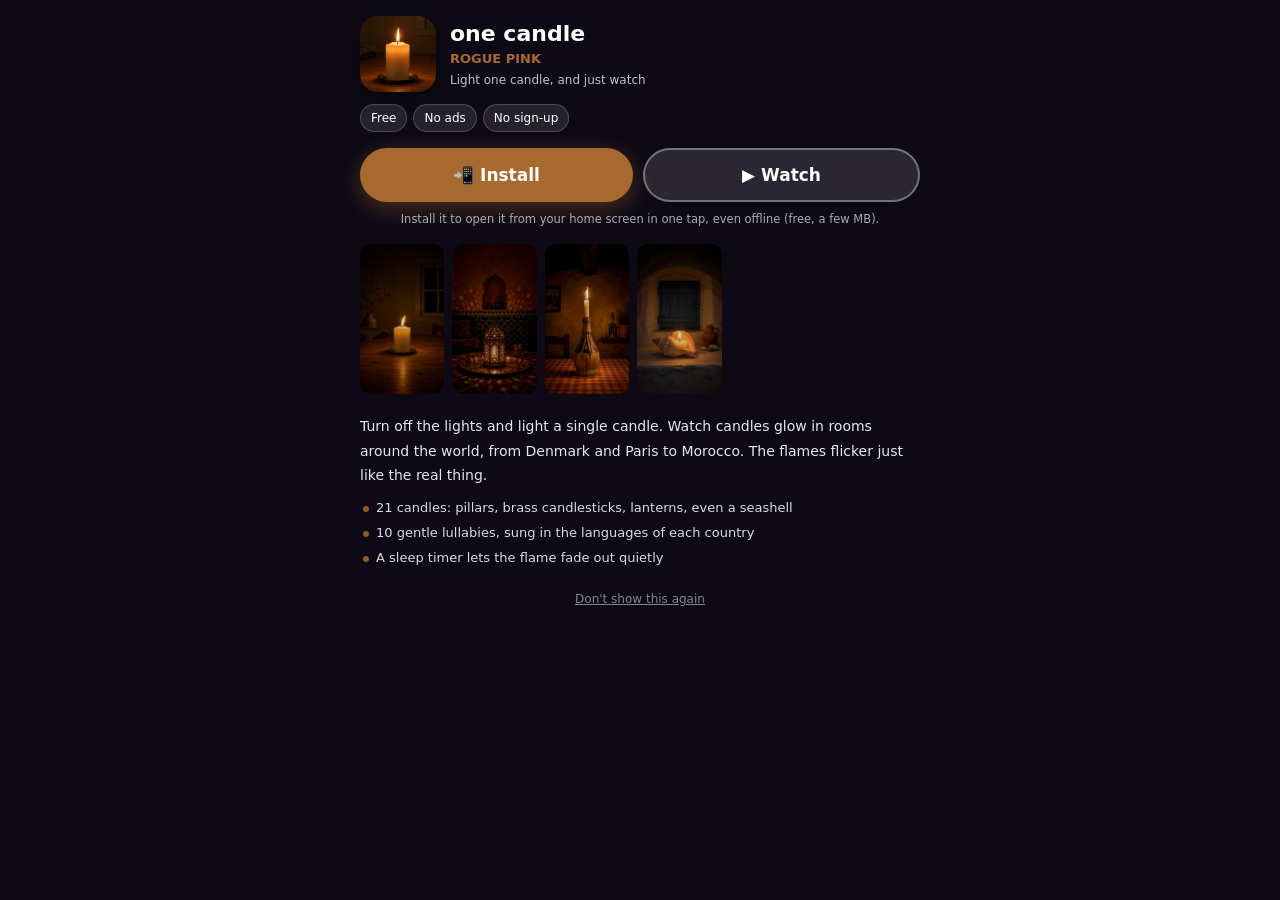
<file: index.html>
<!doctype html>
<html lang="ja">
<head>
<meta charset="utf-8">
<meta name="viewport" content="width=device-width, initial-scale=1, viewport-fit=cover, user-scalable=no">
<meta name="theme-color" content="#000000">
<meta name="apple-mobile-web-app-capable" content="yes">
<meta name="mobile-web-app-capable" content="yes">
<meta name="apple-mobile-web-app-status-bar-style" content="black-translucent">
<meta name="apple-mobile-web-app-title" content="one candle">
<meta name="description" content="one candle — 電気を消して、キャンドルをひとつ。世界の部屋に灯して、ながめるだけ。広告なし。">
<title>one candle</title>
<link rel="manifest" href="manifest.webmanifest">
<link rel="icon" href="icons/icon-192.png">
<link rel="apple-touch-icon" href="icons/apple-touch-icon.png">
<meta property="og:title" content="one candle">
<meta property="og:description" content="電気を消して、キャンドルをひとつ。">
<meta property="og:image" content="https://roguepink.github.io/kyandoru/icons/ogp.jpg">
<meta property="og:url" content="https://roguepink.github.io/kyandoru/">
<meta property="og:type" content="website">
<meta name="twitter:card" content="summary_large_image">
<link rel="preconnect" href="https://fonts.googleapis.com">
<link rel="preconnect" href="https://fonts.gstatic.com" crossorigin>
<link rel="stylesheet" href="https://fonts.googleapis.com/css2?family=Cormorant+Garamond:wght@500&family=Shippori+Mincho:wght@500&display=swap">
<style>
  html, body { background: #000; }
</style>
<link rel="stylesheet" href="css/app.css">
</head>
<body>
<div id="scene" class="scene" aria-hidden="true"></div>

<!-- はじめの名前(たて書き) -->
<div id="title" class="title" aria-hidden="true">one candle</div>
<p id="hint" class="hint" role="status"></p>
<button id="relight" class="relight" hidden>もう一度ともす</button>
<p id="toast" class="toast" aria-live="polite"></p>

<!-- 操作の部品(ふだんは かくれている) -->
<div id="ui" class="ui" aria-hidden="true">
  <div id="drawer" class="drawer">
    <!-- ろうそくを選ぶ -->
    <section id="pick" class="sheet" hidden aria-label="キャンドルを選ぶ">
      <h2 class="head">Candle <small>キャンドル</small></h2>
      <div id="thumbs" class="thumbs"></div>
      <p id="swipeNote" class="note small" hidden>左右にはらっても、キャンドルが変わります。</p>
    </section>


    <!-- おやすみ(タイマー) -->
    <section id="sleep" class="sheet" hidden aria-label="おやすみ">
      <h2 class="head">Sleep <small>おやすみ</small></h2>
      <p class="note">時間がくると、灯がゆっくり小さくなって消えます。</p>
      <div class="choices wrap" id="sleepChoices"></div>
    </section>

    <!-- 音楽 -->
    <section id="music" class="sheet" hidden aria-label="音楽">
      <h2 class="head">Music <small>音楽</small></h2>
      <div class="row"><button id="mplay" class="big">流す</button></div>
      <div class="row"><span class="lab">音の大きさ</span><input id="vol" type="range" min="0" max="100" step="1" aria-label="音の大きさ"></div>
      <div class="row"><span class="lab">曲の順番</span><div class="choices" id="orderChoices"></div></div>
      <ol id="tracks" class="tracks"></ol>
    </section>

    <!-- ととのえる -->
    <section id="adjust" class="sheet" hidden aria-label="あかり">
      <h2 class="head">Light <small>あかり</small></h2>
      <div class="row"><span class="lab">炎の大きさ</span><div class="choices" id="sizeChoices"></div></div>
      <div class="row"><span class="lab">明るさ</span><div class="choices dots" id="brightChoices"></div></div>
      <div class="row"><span class="lab">色あい</span><div class="choices" id="warmChoices"></div></div>
      <div class="row end">
        <button id="out" class="link">灯を消す</button>
        <button id="fs" class="link" hidden>画面いっぱいにする</button>
      </div>
      <p id="lineNote" class="note" hidden>LINEの中ではなく、ブラウザで開くと、画面が消えずにずっと表示できます。</p>
      <p id="wakeNote" class="note" hidden>しばらくすると画面が消えるときは、スマホの「自動ロック」を長めにしてください。</p>
      <p id="installNote" class="note"></p>
      <p class="credit">one candle ・ ROGUE PINK</p>
    </section>
  </div>

  <nav id="bar" class="bar" aria-label="操作">
    <button data-open="pick" aria-label="キャンドル"><svg viewBox="0 0 24 24"><path d="M12 3.2c1.5 1.9 2.1 3.2 2.1 4.2a2.1 2.1 0 0 1-4.2 0c0-1 .6-2.3 2.1-4.2Z"/><path d="M8.5 11.5h7v9h-7z"/><path d="M12 9.6v1.9"/></svg><b>Candle</b><span>キャンドル</span></button>
    <button id="musicBtn" data-open="music" aria-label="音楽" hidden><svg viewBox="0 0 24 24"><path d="M9 18.5V6l10-2v12"/><circle cx="6.5" cy="18.5" r="2.5"/><circle cx="16.5" cy="16" r="2.5"/></svg><b>Music</b><span id="musicLab">音楽</span></button>
    <button data-open="sleep" aria-label="おやすみ"><svg viewBox="0 0 24 24"><path d="M19.5 14.5A8 8 0 0 1 9.5 4.5a8 8 0 1 0 10 10Z"/></svg><b>Sleep</b><span id="sleepLab">おやすみ</span></button>
    <button data-open="adjust" aria-label="あかり"><svg viewBox="0 0 24 24"><circle cx="12" cy="12" r="3.6"/><path d="M12 3v2.2M12 18.8V21M3 12h2.2M18.8 12H21M5.6 5.6l1.6 1.6M16.8 16.8l1.6 1.6M5.6 18.4l1.6-1.6M16.8 7.2l1.6-1.6"/></svg><b>Light</b><span>あかり</span></button>
  </nav>
</div>

<script>
  // はじめの画面(Google Play 風: インストール / このまま見る)。install.js が出す。
  // shield: はじめの画面にふれても うしろの灯りは反応しない(「このまま見る」を押したときだけ、そのタップで灯る)
  window.INSTALL_GATE = {
    id: 'kyandoru', name: 'one candle', icon: 'icons/icon-192.png', color: '#a8692e', shield: true, lang: 'en',
    tagline: 'Light one candle, and just watch',
    badges: ['Free', 'No ads', 'No sign-up'],
    shots: ['shots/1.jpg', 'shots/2.jpg', 'shots/3.jpg', 'shots/4.jpg'],
    desc: 'Turn off the lights and light a single candle. Watch candles glow in rooms around the world, from Denmark and Paris to Morocco. The flames flicker just like the real thing.',
    points: ['21 candles: pillars, brass candlesticks, lanterns, even a seashell', '10 gentle lullabies, sung in the languages of each country', 'A sleep timer lets the flame fade out quietly'],
    playLabel: '▶ Watch'
  };
</script>
<script src="install.js"></script>
<script type="module" src="js/app.js"></script>
</body>
</html>
</file>
<file: css/app.css>
/* one candle — 見た目(デザイナーの案 2026-10-23)
   色: 羊皮紙色 #CBB89A(文字)/ 補助 #8C7A62 / 琥珀 #D9A05B(選んでいるもの)/ くすんだ紅 #B9716A(タイマーの印とクレジット)
   板は ほぼ不透明の濃い茶。白・ピンク・すりガラスは使わない。
   文字: 日本語 Shippori Mincho、英語の1語だけ Cormorant Garamond(細いので 小さな文字には使わない) */
:root {
  --ink: #cbb89a;
  --sub: #8c7a62;
  --amber: #d9a05b;
  --beni: #b9716a;
  --panel: rgba(14, 11, 8, 0.92);
  --line: #3a2f25;
  --ease: cubic-bezier(0.22, 0.61, 0.36, 1);
  --en: "Cormorant Garamond", "Times New Roman", serif;
  --mincho: "Shippori Mincho", "Hiragino Mincho ProN", "Yu Mincho", YuMincho, "Noto Serif JP", "Noto Serif CJK JP", serif;
  --sab: env(safe-area-inset-bottom, 0px);
  --sat: env(safe-area-inset-top, 0px);
  --sal: env(safe-area-inset-left, 0px);
  --sar: env(safe-area-inset-right, 0px);
}
[hidden] { display: none !important; }
* { box-sizing: border-box; -webkit-tap-highlight-color: transparent; }
html, body {
  margin: 0; height: 100%; overflow: hidden; background: #000; color: var(--ink);
  font-family: var(--mincho); letter-spacing: 0.08em;
  -webkit-user-select: none; user-select: none; -webkit-touch-callout: none;
  overscroll-behavior: none; touch-action: none;
}
/* 場面(動画)。絵は 9:16。たて画面は いっぱいに、横画面は 全体が見えるように(まわりは黒) */
.scene { position: fixed; inset: 0; background: #000; overflow: hidden; }
.scene .stage { position: absolute; }
.scene .layer { position: absolute; inset: 0; width: 100%; height: 100%; object-fit: cover; display: block; }
.scene .lit { opacity: 0; }
.scene .black { position: absolute; inset: 0; background: #000; pointer-events: none; }
button { font: inherit; color: inherit; background: none; border: 0; padding: 0; cursor: pointer; letter-spacing: inherit; }
button:focus-visible, input:focus-visible { outline: 1px solid var(--amber); outline-offset: 3px; }

/* はじめの名前 */
.title {
  position: fixed; left: 50%; top: 22%; transform: translateX(-50%);
  font-family: var(--en); font-size: 30px; letter-spacing: 0.18em; color: var(--ink); white-space: nowrap;
  opacity: 0; transition: opacity 2.4s var(--ease); pointer-events: none;
}
.title.on { opacity: 0.42; }
.hint, .toast {
  position: fixed; left: 0; right: 0; bottom: calc(18% + var(--sab)); margin: 0; text-align: center;
  font-size: 15px; color: var(--ink); opacity: 0; transition: opacity 1.6s var(--ease); pointer-events: none; padding: 0 24px;
}
.hint.on { opacity: 0.9; }
.toast { bottom: auto; top: calc(14% + var(--sat)); font-size: 15px; letter-spacing: 0.3em; }
.toast.on { opacity: 0.85; }
.hint, .toast { text-shadow: 0 0 8px #000, 0 0 16px #000, 0 0 3px #000; }
.relight {
  position: fixed; left: 50%; bottom: calc(20% + var(--sab)); transform: translateX(-50%);
  padding: 14px 28px; border-top: 1px solid var(--line); border-bottom: 1px solid var(--line);
  font-size: 16px; color: var(--ink); opacity: 0.8;
}

/* 操作の部品 */
.ui { position: fixed; inset: 0; pointer-events: none; opacity: 0; transition: opacity 1.2s var(--ease); }
.ui.on { opacity: 1; transition-duration: 0.45s; }
.ui.on .bar, .ui.on .sheet:not([hidden]), .ui.fading .bar, .ui.fading .sheet:not([hidden]) { pointer-events: auto; }
body.nocursor { cursor: none; }
/* iPhone の Safari は「押せる所」と分からないと タップを受け取らないことがあるので、場面を押せる所にしておく */
#scene { cursor: pointer; }

.bar {
  position: absolute; left: 0; right: 0; bottom: 0;
  display: flex; justify-content: space-evenly; align-items: stretch;
  padding: 6px calc(16px + var(--sar)) calc(8px + var(--sab)) calc(16px + var(--sal));
  background: linear-gradient(to top, rgba(0,0,0,0.75), rgba(0,0,0,0));
}
.bar button {
  flex: 1; min-width: 56px; max-width: 92px; min-height: 64px; display: flex; flex-direction: column; align-items: center; justify-content: center; gap: 2px;
  font-size: 13px; color: var(--ink); opacity: 0.9; letter-spacing: 0.04em;
}
.bar button b { font-family: var(--en); font-weight: 500; font-size: 15px; letter-spacing: 0.06em; line-height: 1.1; margin-top: 3px; }
.bar button span { color: var(--ink); opacity: 0.8; }
.bar button.cur span { color: var(--amber); }
.bar button.playing svg { color: var(--amber); }
.bar button.cur { color: var(--amber); opacity: 1; }
.bar button span, .bar button b, .choices button, .lab, .link { white-space: nowrap; }
.bar svg { width: 24px; height: 24px; fill: none; stroke: currentColor; stroke-width: 1.25; stroke-linecap: round; stroke-linejoin: round; }
#sleepLab.timing { color: var(--beni); }

.drawer { position: absolute; left: 0; right: 0; bottom: calc(80px + var(--sab)); display: flex; justify-content: center; }
.sheet {
  width: 100%; max-width: 520px; max-height: 55vh; max-height: 55dvh; overflow-y: auto; overscroll-behavior: contain; touch-action: pan-y;
  background: var(--panel); border-top: 1px solid var(--line); border-bottom: 1px solid var(--line);
  padding: 16px calc(18px + var(--sar)) 14px calc(18px + var(--sal));
}
.row { display: flex; align-items: center; gap: 12px; min-height: 52px; border-bottom: 1px solid var(--line); }
.row:last-of-type { border-bottom: 0; }
.row.end { justify-content: space-between; border-bottom: 0; margin-top: 4px; }
.lab { flex: 0 0 5.6em; font-size: 14px; opacity: 0.75; }
.choices { display: flex; flex: 1; gap: 2px; justify-content: space-between; }
.choices.wrap { flex-wrap: wrap; justify-content: flex-start; gap: 4px 10px; }
.choices button { min-height: 48px; min-width: 48px; padding: 0 6px; font-size: 15px; opacity: 0.72; border-bottom: 1px solid transparent; }
.choices button[aria-pressed="true"] { color: var(--amber); opacity: 1; border-bottom-color: var(--amber); }
.dots button { display: flex; align-items: center; justify-content: center; }
.dots i { display: block; border-radius: 50%; background: currentColor; }
.big { width: 100%; min-height: 56px; font-size: 17px; letter-spacing: 0.3em; color: var(--amber); }
.link { min-height: 48px; padding: 0 4px; font-size: 14px; opacity: 0.72; border-bottom: 1px solid var(--line); }
.note { font-size: 14px; line-height: 1.75; opacity: 0.75; word-break: auto-phrase; text-wrap: pretty; margin: 8px 0 10px; letter-spacing: 0.04em; }
.note:empty { display: none; }
.credit { font-size: 11px; color: var(--beni); opacity: 0.7; text-align: right; margin: 10px 0 0; letter-spacing: 0.2em; }

input[type=range] { flex: 1; height: 48px; margin: 0; background: none; -webkit-appearance: none; appearance: none; touch-action: pan-y; }
input[type=range]::-webkit-slider-runnable-track { height: 2px; background: rgba(201,184,154,0.35); }
input[type=range]::-moz-range-track { height: 2px; background: rgba(201,184,154,0.35); }
input[type=range]::-webkit-slider-thumb { -webkit-appearance: none; width: 28px; height: 28px; margin-top: -13px; border-radius: 50%; background: radial-gradient(circle, #ffd59a 0 22%, rgba(232,168,90,0.55) 35%, rgba(232,168,90,0) 70%); border: 0; }
input[type=range]::-moz-range-thumb { width: 28px; height: 28px; border-radius: 50%; border: 0; background: radial-gradient(circle, #ffd59a 0 22%, rgba(232,168,90,0.55) 35%, rgba(232,168,90,0) 70%); }

.tracks { list-style: none; margin: 4px 0 0; padding: 0; }
.tracks li button { width: 100%; min-height: 46px; text-align: left; font-size: 14.5px; opacity: 0.7; display: flex; gap: 10px; align-items: center; }
.tracks li button .mark { width: 10px; color: var(--amber); }
.tracks li button[aria-current="true"] { color: var(--amber); opacity: 1; }

.head { margin: 0 0 12px; font-family: var(--en); font-weight: 500; font-size: 20px; letter-spacing: 0.1em; color: var(--ink); }
.head small { font-family: var(--mincho); font-size: 12px; color: var(--sub); margin-left: 8px; letter-spacing: 0.1em; }
.note.small { font-size: 13px; color: var(--sub); opacity: 1; margin: 12px 0 2px; }
.thumbs { display: grid; grid-template-columns: repeat(3, 1fr); gap: 14px 10px; padding-bottom: 2px; }
.rooms { display: grid; grid-template-columns: repeat(2, 1fr); gap: 14px 12px; padding-bottom: 2px; }
.thumbs::-webkit-scrollbar, .rooms::-webkit-scrollbar { display: none; }
.thumbs button, .rooms button { width: 100%; display: flex; flex-direction: column; align-items: center; gap: 6px; font-size: 15px; letter-spacing: 0.02em; opacity: 0.85; }
.thumbs img, .rooms img { width: 100%; height: auto; display: block; border: 2px solid #2a221a; background: #050403; filter: brightness(0.85); }
.thumbs img { aspect-ratio: 3 / 4; object-fit: cover; }
.rooms img { aspect-ratio: 4 / 3; object-fit: cover; }
.rooms .omakase { aspect-ratio: 4 / 3; width: 100%; display: flex; flex-direction: column; gap: 6px; align-items: center; justify-content: center; border: 2px solid #2a221a; background: #0a0806; font-size: 15px; color: var(--sub); text-align: center; line-height: 1.6; padding: 6px; }
.rooms .omakase small { font-size: 12px; line-height: 1.5; }
.thumbs button > span small, .rooms button > span small { display: block; font-size: 12px; color: var(--sub); margin-top: -4px; }
.thumbs button[aria-pressed="true"], .rooms button[aria-pressed="true"] { color: var(--amber); opacity: 1; }
.thumbs button[aria-pressed="true"] img, .rooms button[aria-pressed="true"] img, .rooms button[aria-pressed="true"] .omakase { border-color: var(--amber); }

/* 横向き(スマホを横に倒して立てたとき): 右のふちに たてに並べる */
@media (orientation: landscape) and (max-height: 560px) {
  .bar {
    left: auto; top: 0; bottom: 0; width: calc(96px + var(--sar)); flex-direction: column; justify-content: center; gap: 4px;
    padding: calc(8px + var(--sat)) calc(8px + var(--sar)) calc(8px + var(--sab)) 8px;
    background: linear-gradient(to left, rgba(0,0,0,0.75), rgba(0,0,0,0));
  }
  .bar button { flex: 0 0 auto; min-height: 56px; max-width: none; width: 100%; }
  .drawer { left: auto; top: 0; bottom: 0; right: calc(96px + var(--sar)); align-items: center; }
  .sheet { width: 380px; max-width: calc(100vw - 260px); max-height: 92vh; max-height: 92dvh; border: 0; border-left: 1px solid var(--line); border-right: 1px solid var(--line); }
  .title { top: 10%; }
  .hint { bottom: calc(10% + var(--sab)); }
}
/* タブレット・パソコン: 下の真ん中に うかせる */
@media (min-width: 760px) and (min-height: 561px) {
  .bar { left: 50%; right: auto; transform: translateX(-50%); width: 520px; bottom: calc(18px + var(--sab)); padding-bottom: 6px; background: rgba(11,9,7,0.6); border-top: 1px solid var(--line); border-bottom: 1px solid var(--line); }
  .drawer { bottom: calc(96px + var(--sab)); }
  .sheet { max-width: 420px; }
}
@media (prefers-reduced-motion: reduce) {
  .ui, .title, .hint { transition-duration: 0.2s !important; }
}
</file>
